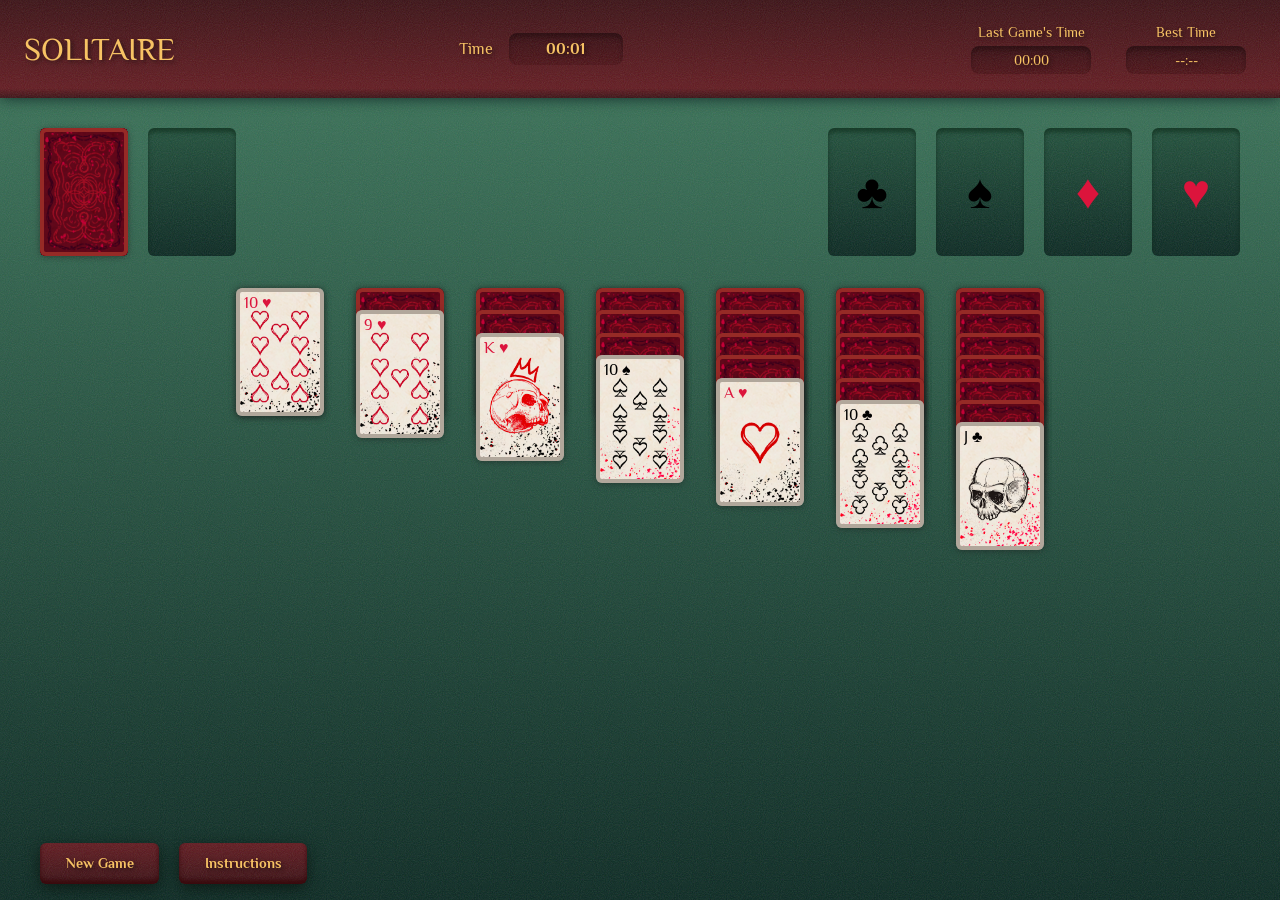
<file: index.html>
<!DOCTYPE html>
<html lang="en">
<head>
    <meta charset="UTF-8">
    <meta name="viewport" content="width=device-width, initial-scale=1.0">
    <link rel="stylesheet" href="css/styles.css">
    <script src="js/script.js" defer></script>
    <title>Solitaire by The Mufasa Collective</title>
</head>
<body>

  <div id="top-bar">

      <h1>Solitaire</h1>

      <div class="info">Time <span id="timer">00:00</span></div>
      
      <ul id="score-container">
        
        <li>
        <div class="info recent-score">
        <div>Last Game's Time</div>
        <span id="score">00:00</span>
        </div>
        </li>

        <li>
        <div class="info recent-score">
        <div>Best Time</div>
        <span id="best-time">--:--</span>
        </div>
        </li>
      
      </ul>
    </div>

  <div id="game">

    <!-- the foundations -->
    <div id="piles">
      <div id="stock" class="pile">
      </div>
      <div id="waste" class="pile">
      </div>

      <div class="spacer"></div>

      <div class="pile foundation black" data-suit="clubs">♣</div>
      <div class="pile foundation black" data-suit="spades">♠</div>
      <div class="pile foundation red" data-suit="diamonds">♦</div>
      <div class="pile foundation red" data-suit="hearts">♥</div>
    </div>

    <!-- The tableu -->
    <div id="columns">
      <div class="column" id="column1">
        <div class="empty-column"></div>
      </div>
      <div class="column" id="column2">
        <div class="empty-column"></div>
      </div>
      <div class="column" id="column3">
        <div class="empty-column"></div>
      </div>
      <div class="column" id="column4">
        <div class="empty-column"></div>
      </div>
      <div class="column" id="column5">
        <div class="empty-column"></div>
      </div>
      <div class="column" id="column6">
       <div class="empty-column"></div>
      </div>
      <div class="column" id="column7">
        <div class="empty-column"></div>
      </div>
    </div>

    <p id="message"></p>

    <div id="buttons">
      <button id="restart">New Game</button>
      <button id="hint">Instructions</button>
    </div>

<!----------------------------------->
<!-- Instructions Pop-up Panel -->
    <div id="instructions-modal" class="modal hidden">
      <div class="instructions" id="instruction-popup">
        <h2 class="modal-title">How to play Solitaire</h2>
        <ol id="content-list">
          <li><strong>Match the suits:</strong> Clear the board by building from Ace to King on the foundation pile.</li>
          <li><strong>Alternate Colors:</strong> Stack cards in columns by switching red and black.</li>
          <li><strong>Empty Spaces:</strong> Only Kings can be placed in empty column spots.</li>
          <li><strong>Draw Pile:</strong> Tap the deck to get new cards when stuck.</li>
        </ol>
        <!-- Button to close the pop-up panel -->
        <button id="close-instructions" class="play-again">Close</button>
      </div>
    </div>

<!--------------------------------------------------->
<!--- Victory Pop-up --->
  <div id="victory-modal" class="end-game-modal modal hidden">
    <h2 class="modal-title" id="victory-text">Victory!</h2>
      <p>Congratulations! You completed the game.</p>
      <button id="play-again-victory" class="play-again">Play Again</button>
  </div>
<!--------------------------------------------------->

<!--------------------------------------------------->
<!--- No More Moves Pop-up --->
  <div id="no-moves-modal" class="end-game-modal modal hidden">
      <h2 class="modal-title" id="gameover-text">Game Over!</h2>
      <p>Too bad! There are no more available moves.</p>
      <button id="play-again-gameover" class="play-again">Play Again</button>
  </div>
<!--------------------------------------------------->

  </div> 

</body>
</html>
</file>
<file: css/styles.css>
@font-face {
  font-family: 'Philosopher';
  src: url(../assets/Philosopher-Regular.ttf);
  font-weight: 400;
  font-style: normal;
}

@font-face {
  font-family: 'Philosopher';
  src: url(../assets/Philosopher-Bold.ttf);
  font-weight: 700;
  font-style: normal;
}

@font-face {
  font-family: 'Philosopher';
  src: url(../assets/Philosopher-Italic.ttf);
  font-weight: 400;
  font-style: italic;
}

@font-face {
  font-family: 'Philosopher';
  src: url(../assets/Philosopher-BoldItalic.ttf);
  font-weight: 700;
  font-style: italic;
}

/* Change these numbers to resize every card */
:root {
    --card-width: 5.5rem;
    --card-height: 8rem;
}

body {
    margin: 0;
    height: 100vh;
    width: 100vw;
    font-family: Philosopher, 'Times New Roman', Times, serif;
    font-weight: 400;
    box-sizing: border-box;
    background-color: #5A776A;
    background:
  url("data:image/svg+xml;utf8,%3Csvg%20xmlns%3D%22http%3A%2F%2Fwww.w3.org%2F2000%2Fsvg%22%20width%3D%22200%22%20height%3D%22200%22%3E%3Cfilter%20id%3D%22n%22%3E%3CfeTurbulence%20type%3D%22fractalNoise%22%20baseFrequency%3D%220.94%22%20numOctaves%3D%223%22%20stitchTiles%3D%22stitch%22%2F%3E%3C%2Ffilter%3E%3Crect%20width%3D%22100%25%22%20height%3D%22100%25%22%20filter%3D%22url(%23n)%22%20opacity%3D%220.15%22%2F%3E%3C%2Fsvg%3E"),
  linear-gradient(180deg, #3c775b, #0a2821);
    background-attachment: fixed;
}

#game {
    position: relative;
    width: 100%;
    margin: 0;
    padding: 20px 40px;
    box-sizing: border-box;
}

/*Time and score*/
#top-bar {
    display: flex;
    align-items: center;
    justify-content: space-between;
    box-sizing: border-box;
    font-size: 1rem;
    background: #511A1F;
    background: url("data:image/svg+xml;utf8,%3Csvg%20xmlns%3D%22http%3A%2F%2Fwww.w3.org%2F2000%2Fsvg%22%20width%3D%22200%22%20height%3D%22200%22%3E%3Cfilter%20id%3D%22n%22%3E%3CfeTurbulence%20type%3D%22fractalNoise%22%20baseFrequency%3D%220.94%22%20numOctaves%3D%223%22%20stitchTiles%3D%22stitch%22%2F%3E%3C%2Ffilter%3E%3Crect%20width%3D%22100%25%22%20height%3D%22100%25%22%20filter%3D%22url(%23n)%22%20opacity%3D%220.15%22%2F%3E%3C%2Fsvg%3E"),
  linear-gradient(180deg, rgb(58, 16, 20) 0%, rgb(97, 25, 31) 90%, rgba(58, 16, 20) 100%);
    padding: 0.5rem 1.5rem;
    width: 100%;
    color: #f7c364;
    text-shadow: 2px 2px 4px rgb(3, 12, 7, 0.5);
    /*border-bottom: solid 0.2rem;
    border-image: linear-gradient(88deg, #91610d 0%, #f7c364 50%, #896417 100%) 1;
    */filter: drop-shadow(0px 0.05rem 0.5rem rgb(15, 43, 40));
}

h1 {
  font-weight: 400;
  text-transform: uppercase;
}

.info {
  display: block;
  padding: 0px 10px;
}

.info span {
    display: inline-block;
    min-width: 100px;
    margin-left: 12px;
    padding: 6px 10px;
    border-radius: 0.5rem;
    background: url("data:image/svg+xml;utf8,%3Csvg%20xmlns%3D%22http%3A%2F%2Fwww.w3.org%2F2000%2Fsvg%22%20width%3D%22200%22%20height%3D%22200%22%3E%3Cfilter%20id%3D%22n%22%3E%3CfeTurbulence%20type%3D%22fractalNoise%22%20baseFrequency%3D%220.94%22%20numOctaves%3D%223%22%20stitchTiles%3D%22stitch%22%2F%3E%3C%2Ffilter%3E%3Crect%20width%3D%22100%25%22%20height%3D%22100%25%22%20filter%3D%22url(%23n)%22%20opacity%3D%220.15%22%2F%3E%3C%2Fsvg%3E"),
 linear-gradient(180deg, rgb(54, 13, 18) 0%, rgb(77, 17, 22) 100%);
   box-shadow: inset 0px 4px 4px rgba(13, 2, 2, 0.3);
   text-align: center;
}

#score-container {
  display: flex;
  justify-content: space-around;
  list-style: none;
}

.recent-score {
    text-align: center;
    font-size: 0.9rem;
}

.recent-score span {
    margin: 6px auto 0;
}

/*  Top row: stock, waste, foundations  */
#piles {
  display: flex;
  justify-content: space-between;
  gap: 20px;
  margin-top: 10px;
}

.black { color: black; }
.red   { color: crimson; }

.spacer { flex: 1; }   /* pushes the foundations to the right */

.pile, .empty-column {
  width: var(--card-width);
  height: var(--card-height);
  position: relative;
  flex-shrink: 0;
  box-sizing: border-box;
  background: #5fbb8a;
  background: url("data:image/svg+xml;utf8,%3Csvg%20xmlns%3D%22http%3A%2F%2Fwww.w3.org%2F2000%2Fsvg%22%20width%3D%22200%22%20height%3D%22200%22%3E%3Cfilter%20id%3D%22n%22%3E%3CfeTurbulence%20type%3D%22fractalNoise%22%20baseFrequency%3D%220.94%22%20numOctaves%3D%223%22%20stitchTiles%3D%22stitch%22%2F%3E%3C%2Ffilter%3E%3Crect%20width%3D%22100%25%22%20height%3D%22100%25%22%20filter%3D%22url(%23n)%22%20opacity%3D%220.15%22%2F%3E%3C%2Fsvg%3E"),
 linear-gradient(180deg, #204f3a 0%, #0a2821 100%);
  box-shadow: inset 0px 4px 4px rgba(5, 32, 16, 0.5);
  border-radius: 6px;
}

.empty-column {
  width: calc(var(--card-width) + 0px);
  height: calc(var(--card-height) + 0px);
}

.foundation {
  font-size: 48px;
  line-height: var(--card-height);
  text-align: center;
  position: relative;
}

.foundation :nth-child(1) {
  filter: drop-shadow(0px 0.1rem 0.2rem rgb(26, 27, 27, 0.5));
}

#stock {
  cursor: pointer;
  background-image: url("../assets/refresh-icon.png"),
  url("data:image/svg+xml;utf8,%3Csvg%20xmlns%3D%22http%3A%2F%2Fwww.w3.org%2F2000%2Fsvg%22%20width%3D%22200%22%20height%3D%22200%22%3E%3Cfilter%20id%3D%22n%22%3E%3CfeTurbulence%20type%3D%22fractalNoise%22%20baseFrequency%3D%220.94%22%20numOctaves%3D%223%22%20stitchTiles%3D%22stitch%22%2F%3E%3C%2Ffilter%3E%3Crect%20width%3D%22100%25%22%20height%3D%22100%25%22%20filter%3D%22url(%23n)%22%20opacity%3D%220.15%22%2F%3E%3C%2Fsvg%3E"),
 linear-gradient(180deg, #204f3a 0%, #0a2821 100%);
  background-size: 4rem, auto, auto;
  background-repeat: no-repeat;
  background-position: center;
}

#stock :nth-child(1) {
  filter: drop-shadow(0px 0.1rem 0.2rem rgb(26, 27, 27, 0.5));
}

#waste :nth-child(1) {
  filter: drop-shadow(0px 0.1rem 0.2rem rgb(26, 27, 27, 0.5));
}


/* Columns */
#columns {
  display: flex;
  justify-content: center;
  align-items: flex-start;
  flex-direction: row;
  gap: 2rem;
  margin-top: 2rem;
  flex-shrink: 0;
}

.column {
    position: relative;
    width: var(--card-width);
    display: block;
    min-height: var(--card-height);
    flex-direction: column;
    flex-wrap: wrap;
    align-items: center;
    justify-content: flex-start;
}

.column * { 
  filter: drop-shadow(0px 0.1rem 0.2rem rgb(26, 27, 27, 0.5));
}

/* Cards */
.card {
  position: absolute;
  left: 0;
  top: 0;
  width: var(--card-width);
  height: var(--card-height);
  box-sizing: border-box;
  padding: 6px 8px;
  background: black;
  background-image: url("../assets/card-black.png"); 
  background-repeat: repeat;
  background-position: center;
  background-size: calc(var(--card-width) - 8px) calc(var(--card-height) - 8px);
  color: black;
  box-shadow: 0px 0px 0px 4px #b1a79b inset;
  border-radius: 6px;
  font-size: 1rem;
  line-height: normal;
  text-align: left;
}

.card.red { 
  color: crimson;
  background-image: url("../assets/card-red.png"); 
}


/* CARDS */

/* Clubs */ 

#card-clubs-1 { 
  background-image: url("../assets/clubs-ace.png"); 
}

#card-clubs-2 { 
  background-image: url("../assets/clubs-two.png"); 
}

#card-clubs-3 { 
  background-image: url("../assets/clubs-three.png"); 
}

#card-clubs-4 { 
  background-image: url("../assets/clubs-four.png"); 
}

#card-clubs-5 { 
  background-image: url("../assets/clubs-five.png"); 
}

#card-clubs-6 { 
  background-image: url("../assets/clubs-six.png"); 
}

#card-clubs-7 { 
  background-image: url("../assets/clubs-seven.png"); 
}

#card-clubs-8 { 
  background-image: url("../assets/clubs-eight.png"); 
}

#card-clubs-9 { 
  background-image: url("../assets/clubs-nine.png"); 
}

#card-clubs-10 { 
  background-image: url("../assets/clubs-ten.png"); 
}

#card-clubs-11 { 
  background-image: url("../assets/clubs-jack.png"); 
}

#card-clubs-12 { 
  background-image: url("../assets/clubs-queen.png"); 
}

#card-clubs-13 { 
  background-image: url("../assets/clubs-king.png"); 
}

/* Spades */

#card-spades-1 { 
  background-image: url("../assets/spades-ace.png"); 
}

#card-spades-2 { 
  background-image: url("../assets/spades-two.png"); 
}

#card-spades-3 { 
  background-image: url("../assets/spades-three.png"); 
}

#card-spades-4 { 
  background-image: url("../assets/spades-four.png"); 
}

#card-spades-5 { 
  background-image: url("../assets/spades-five.png"); 
}

#card-spades-6 { 
  background-image: url("../assets/spades-six.png"); 
}

#card-spades-7 { 
  background-image: url("../assets/spades-seven.png"); 
}

#card-spades-8 { 
  background-image: url("../assets/spades-eight.png"); 
}

#card-spades-9 { 
  background-image: url("../assets/spades-nine.png"); 
}

#card-spades-10 { 
  background-image: url("../assets/spades-ten.png"); 
}

#card-spades-11 { 
  background-image: url("../assets/spades-jack.png"); 
}

#card-spades-12 { 
  background-image: url("../assets/spades-queen.png"); 
}

#card-spades-13 { 
  background-image: url("../assets/spades-king.png"); 
}

/* Diamonds */

#card-diamonds-1 { 
  background-image: url("../assets/diamonds-ace.png"); 
}

#card-diamonds-2 { 
  background-image: url("../assets/diamonds-two.png"); 
}

#card-diamonds-3 { 
  background-image: url("../assets/diamonds-three.png"); 
}

#card-diamonds-4 { 
  background-image: url("../assets/diamonds-four.png"); 
}

#card-diamonds-5 { 
  background-image: url("../assets/diamonds-five.png"); 
}

#card-diamonds-6 { 
  background-image: url("../assets/diamonds-six.png"); 
}

#card-diamonds-7 { 
  background-image: url("../assets/diamonds-seven.png"); 
}

#card-diamonds-8 { 
  background-image: url("../assets/diamonds-eight.png"); 
}

#card-diamonds-9 { 
  background-image: url("../assets/diamonds-nine.png"); 
}

#card-diamonds-10 { 
  background-image: url("../assets/diamonds-ten.png"); 
}

#card-diamonds-11 { 
  background-image: url("../assets/diamonds-jack.png"); 
}

#card-diamonds-12 { 
  background-image: url("../assets/diamonds-queen.png"); 
}

#card-diamonds-13 { 
  background-image: url("../assets/diamonds-king.png"); 
}

/* Hearts */

#card-hearts-1 { 
  background-image: url("../assets/hearts-ace.png"); 
}

#card-hearts-2 { 
  background-image: url("../assets/hearts-two.png"); 
}

#card-hearts-3 { 
  background-image: url("../assets/hearts-three.png"); 
}

#card-hearts-4 { 
  background-image: url("../assets/hearts-four.png"); 
}

#card-hearts-5 { 
  background-image: url("../assets/hearts-five.png"); 
}

#card-hearts-6 { 
  background-image: url("../assets/hearts-six.png"); 
}

#card-hearts-7 { 
  background-image: url("../assets/hearts-seven.png"); 
}

#card-hearts-8 { 
  background-image: url("../assets/hearts-eight.png"); 
}

#card-hearts-9 { 
  background-image: url("../assets/hearts-nine.png"); 
}

#card-hearts-10 { 
  background-image: url("../assets/hearts-ten.png"); 
}

#card-hearts-11 { 
  background-image: url("../assets/hearts-jack.png"); 
}

#card-hearts-12 { 
  background-image: url("../assets/hearts-queen.png"); 
}

#card-hearts-13 { 
  background-image: url("../assets/hearts-king.png"); 
}


/* Face-down card */
.card.back {
  background-color: crimson;
  background-image: url("../assets/card-back.png") !important; 
  box-shadow: 0px 0px 0px 4px #962a26 inset;
}

.first-column-card {
    margin-top: 0px;
    position: relative;
}

.tableu-card {
  position: relative;  
  background-color: aliceblue;
  margin-top: -6.6rem;
}

.column :nth-child(2) {
  margin-top: -8rem;
}

.tableu-card * {
  position: absolute;
  left: 0;
  margin-top: 1.5rem;
  filter: drop-shadow(0 0 0 rgb(26, 27, 27, 0.5));
}

.card[draggable="true"] { cursor: grab; }

.card.stock-card {
  cursor: pointer;
}

.card.waste-card {
  cursor: grab;
}

.card.foundation-card {
  position: absolute;
  margin-top: 0;
}


#buttons {
  position: fixed;
  left: 40px;
  bottom: 30px;
  display: flex;
  gap: 20px;
  bottom: 1rem;
}

button {
  color: #f7c364;
  text-shadow: 2px 2px 4px rgb(3, 12, 7, 0.5);
  padding: 0.8rem 1.6rem;
  background: url("data:image/svg+xml;utf8,%3Csvg%20xmlns%3D%22http%3A%2F%2Fwww.w3.org%2F2000%2Fsvg%22%20width%3D%22200%22%20height%3D%22200%22%3E%3Cfilter%20id%3D%22n%22%3E%3CfeTurbulence%20type%3D%22fractalNoise%22%20baseFrequency%3D%220.94%22%20numOctaves%3D%223%22%20stitchTiles%3D%22stitch%22%2F%3E%3C%2Ffilter%3E%3Crect%20width%3D%22100%25%22%20height%3D%22100%25%22%20filter%3D%22url(%23n)%22%20opacity%3D%220.15%22%2F%3E%3C%2Fsvg%3E"),
 linear-gradient(180deg, rgb(97, 25, 31) 0%, rgba(58, 16, 20) 100%);
  box-shadow: inset 0px -4px 4px rgba(56, 8, 11, 0.9);
  border: none;
  border-radius: 6px;
  font-family: Philosopher, 'Times New Roman', Times, serif;
  font-size: 0.85rem;
  font-weight: 700;
  cursor: pointer;
  filter: drop-shadow(0px 0.3rem 0.5rem rgb(3, 12, 7, 0.6));
}

button:hover { 
  background: url("data:image/svg+xml;utf8,%3Csvg%20xmlns%3D%22http%3A%2F%2Fwww.w3.org%2F2000%2Fsvg%22%20width%3D%22200%22%20height%3D%22200%22%3E%3Cfilter%20id%3D%22n%22%3E%3CfeTurbulence%20type%3D%22fractalNoise%22%20baseFrequency%3D%220.94%22%20numOctaves%3D%223%22%20stitchTiles%3D%22stitch%22%2F%3E%3C%2Ffilter%3E%3Crect%20width%3D%22100%25%22%20height%3D%22100%25%22%20filter%3D%22url(%23n)%22%20opacity%3D%220.15%22%2F%3E%3C%2Fsvg%3E"),
 linear-gradient(180deg, rgba(58, 16, 20) 0%, rgb(97, 25, 31) 100%);
   box-shadow: inset 0px 4px 4px rgba(56, 8, 11, 0.9);
}

/* ------------------------------------------------ */
/* Dark screen behind the box */
.modal {
  position: fixed;
  top: 0;
  left: 0;
  width: 100%;
  height: 100%;
  background-color: rgba(0, 0, 0, 0.8);
  color: #f7c364;
  display: flex;
  justify-content: center;
  align-items: center;

}

/* Green  box styling */
.instructions {
  background: #511A1F;
  background: url("data:image/svg+xml;utf8,%3Csvg%20xmlns%3D%22http%3A%2F%2Fwww.w3.org%2F2000%2Fsvg%22%20width%3D%22200%22%20height%3D%22200%22%3E%3Cfilter%20id%3D%22n%22%3E%3CfeTurbulence%20type%3D%22fractalNoise%22%20baseFrequency%3D%220.94%22%20numOctaves%3D%223%22%20stitchTiles%3D%22stitch%22%2F%3E%3C%2Ffilter%3E%3Crect%20width%3D%22100%25%22%20height%3D%22100%25%22%20filter%3D%22url(%23n)%22%20opacity%3D%220.15%22%2F%3E%3C%2Fsvg%3E"),
  linear-gradient(180deg, rgb(58, 16, 20) 0%, rgb(97, 25, 31) 97%, rgb(30, 5, 7) 100%);
    text-shadow: 2px 2px 4px rgb(3, 12, 7, 0.5);
    /*border-bottom: solid 0.2rem;
    border-image: linear-gradient(88deg, #91610d 0%, #f7c364 50%, #896417 100%) 1;
    */
  filter: drop-shadow(0px 0.05rem 0.5rem rgb(4, 10, 10));
  padding: 15px;
  max-width: fit-content;
  border-radius: 10px;
  text-align: center;
}

#instruction-popup {
  max-width: 27rem;
}

/* heading */
.modal-title {
  font-size: 28px;
  font-weight: 400;
  margin-top: 0;
}

/*  list items */
#content-list {
  background: url("data:image/svg+xml;utf8,%3Csvg%20xmlns%3D%22http%3A%2F%2Fwww.w3.org%2F2000%2Fsvg%22%20width%3D%22200%22%20height%3D%22200%22%3E%3Cfilter%20id%3D%22n%22%3E%3CfeTurbulence%20type%3D%22fractalNoise%22%20baseFrequency%3D%220.94%22%20numOctaves%3D%223%22%20stitchTiles%3D%22stitch%22%2F%3E%3C%2Ffilter%3E%3Crect%20width%3D%22100%25%22%20height%3D%22100%25%22%20filter%3D%22url(%23n)%22%20opacity%3D%220.15%22%2F%3E%3C%2Fsvg%3E"),
 linear-gradient(180deg, rgb(54, 13, 18) 0%, rgb(77, 17, 22) 100%);
  box-shadow: inset 0px 4px 4px rgba(13, 2, 2, 0.3);
  border-radius: 10px;
  margin: 5px;
  padding: 15px;
  font-size: 18px;
  text-align: left;
  color: #fff;
  line-height: 1.5;
  font-weight: 400;

  strong {
    color: #f7c364;
  }
}

li {
  margin-left: 15px;
}


/* Hide the modal */
.hidden {
  display: none !important;
}
/* ------------------------------------------------ */

#timer {
    font-size: 1rem;
    font-weight: 700;
    padding: 7px;
}

/* ------------------------------------------------ */
/* Victory & Game Over Pop-up */
.end-game-modal {
  position: fixed;
  top: 0;
  left: 0;
  width: 100vw;
  height: 100vh;
  background-color: rgba(0, 0, 0, 0.8);
  display: flex;
  flex-direction: column;
  justify-content: center;
  align-items: center;
  z-index: 1000;
  color: #fff;
  font-size: 1.5rem;
  text-shadow: 2px 2px 4px rgb(3, 12, 7, 0.5);
  line-height: 1;
}

#victory-text {
  font-size: 10rem;
  margin-bottom: 5px;
  display: block;
  color: #f7c364;
}

#gameover-text {
  font-size: 7rem;
  margin-bottom: 5px;
  display: block;
  color: crimson;
}

/* Play Again button styling */
.play-again {
  padding: 10px 20px;
  background: url("data:image/svg+xml;utf8,%3Csvg%20xmlns%3D%22http%3A%2F%2Fwww.w3.org%2F2000%2Fsvg%22%20width%3D%22200%22%20height%3D%22200%22%3E%3Cfilter%20id%3D%22n%22%3E%3CfeTurbulence%20type%3D%22fractalNoise%22%20baseFrequency%3D%220.94%22%20numOctaves%3D%223%22%20stitchTiles%3D%22stitch%22%2F%3E%3C%2Ffilter%3E%3Crect%20width%3D%22100%25%22%20height%3D%22100%25%22%20filter%3D%22url(%23n)%22%20opacity%3D%220.15%22%2F%3E%3C%2Fsvg%3E"),
 linear-gradient(180deg, #3c775b 0%, #0a2821 100%);
  box-shadow: inset 0px -4px 4px rgba(5, 32, 16, 0.5);
  color: #f7c364;
  border: none;
  border-radius: 6px;
  font-weight: 700;
  font-size: 16px;
  cursor: pointer;
  margin-top: 6px;
  margin-bottom: 5px;
  filter: drop-shadow(0px 0.01rem 0.1rem rgb(4, 10, 10));
}

.play-again:hover {
  background: url("data:image/svg+xml;utf8,%3Csvg%20xmlns%3D%22http%3A%2F%2Fwww.w3.org%2F2000%2Fsvg%22%20width%3D%22200%22%20height%3D%22200%22%3E%3Cfilter%20id%3D%22n%22%3E%3CfeTurbulence%20type%3D%22fractalNoise%22%20baseFrequency%3D%220.94%22%20numOctaves%3D%223%22%20stitchTiles%3D%22stitch%22%2F%3E%3C%2Ffilter%3E%3Crect%20width%3D%22100%25%22%20height%3D%22100%25%22%20filter%3D%22url(%23n)%22%20opacity%3D%220.15%22%2F%3E%3C%2Fsvg%3E"),
 linear-gradient(180deg, #0a2821 0%, #3c775b 100%);
 box-shadow: inset 0px 4px 4px rgba(5, 32, 16, 0.5);
 color: #f7c364;
}
</file>
